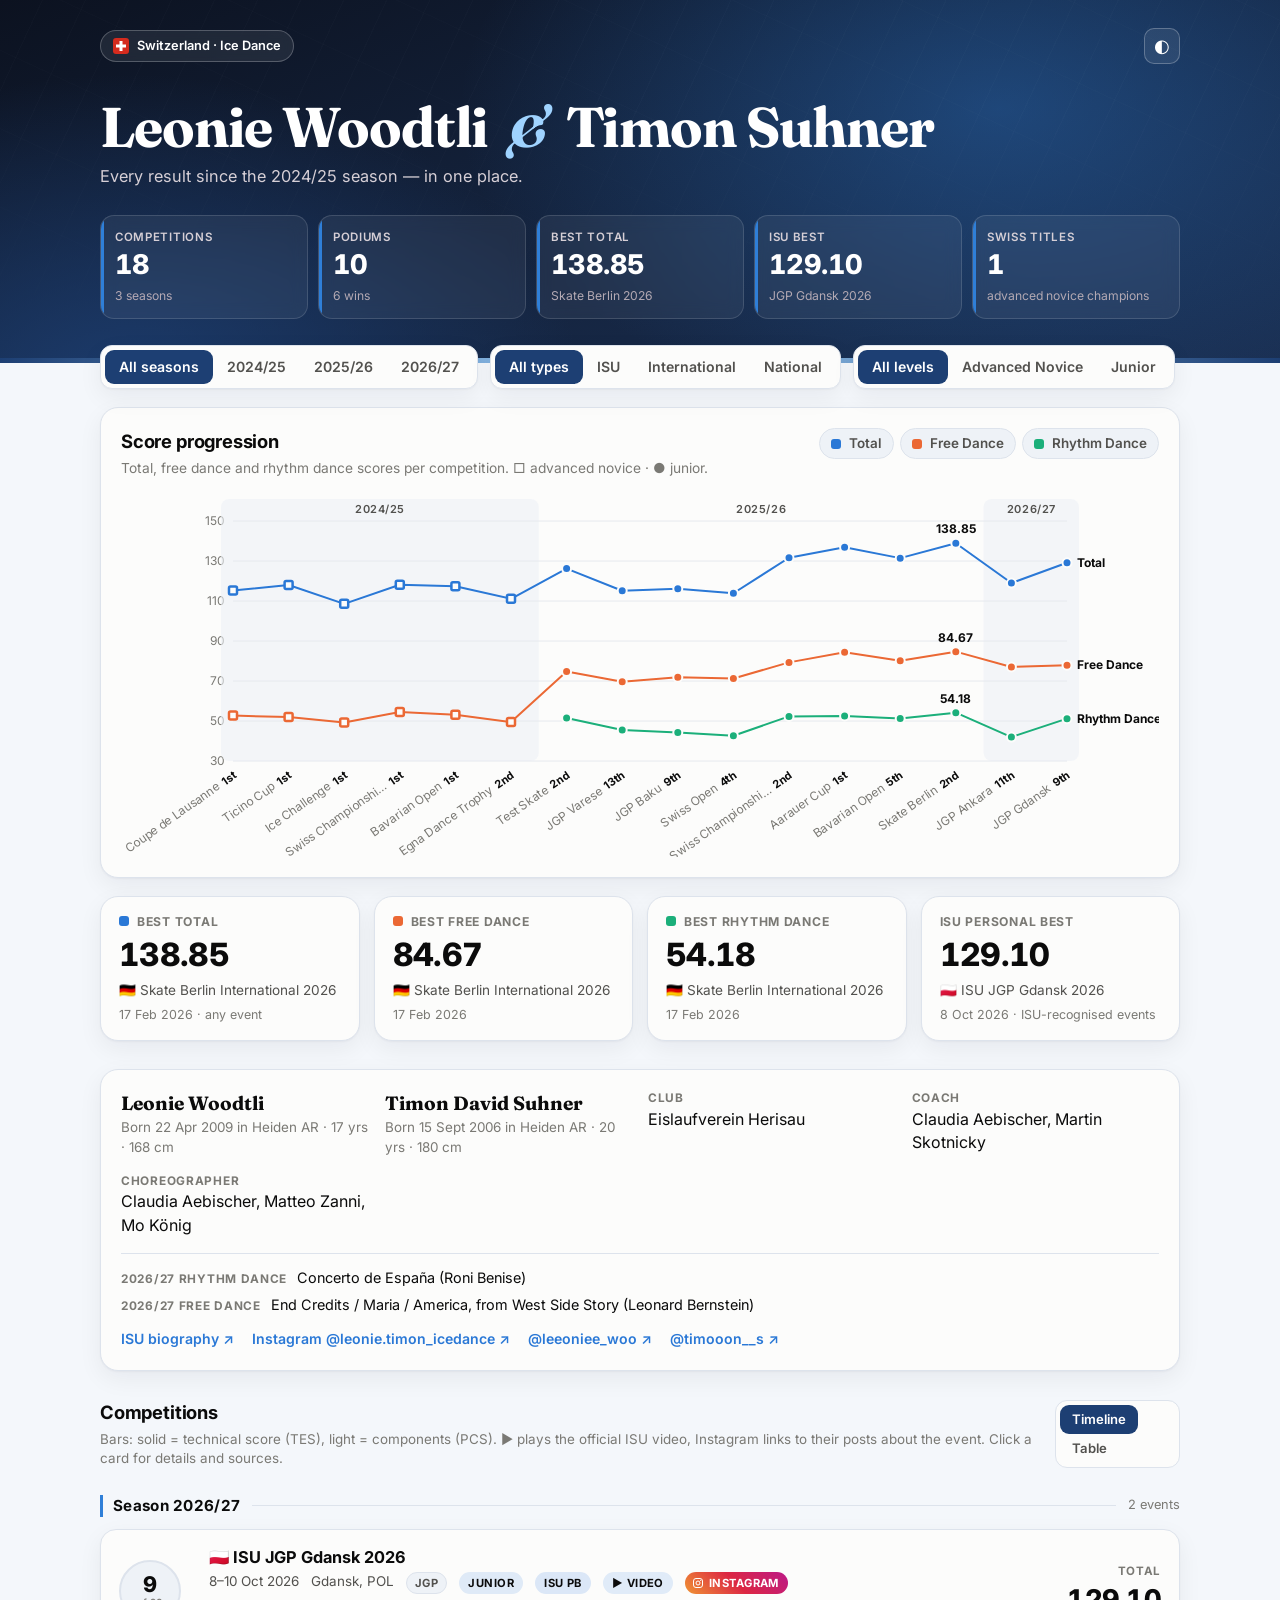
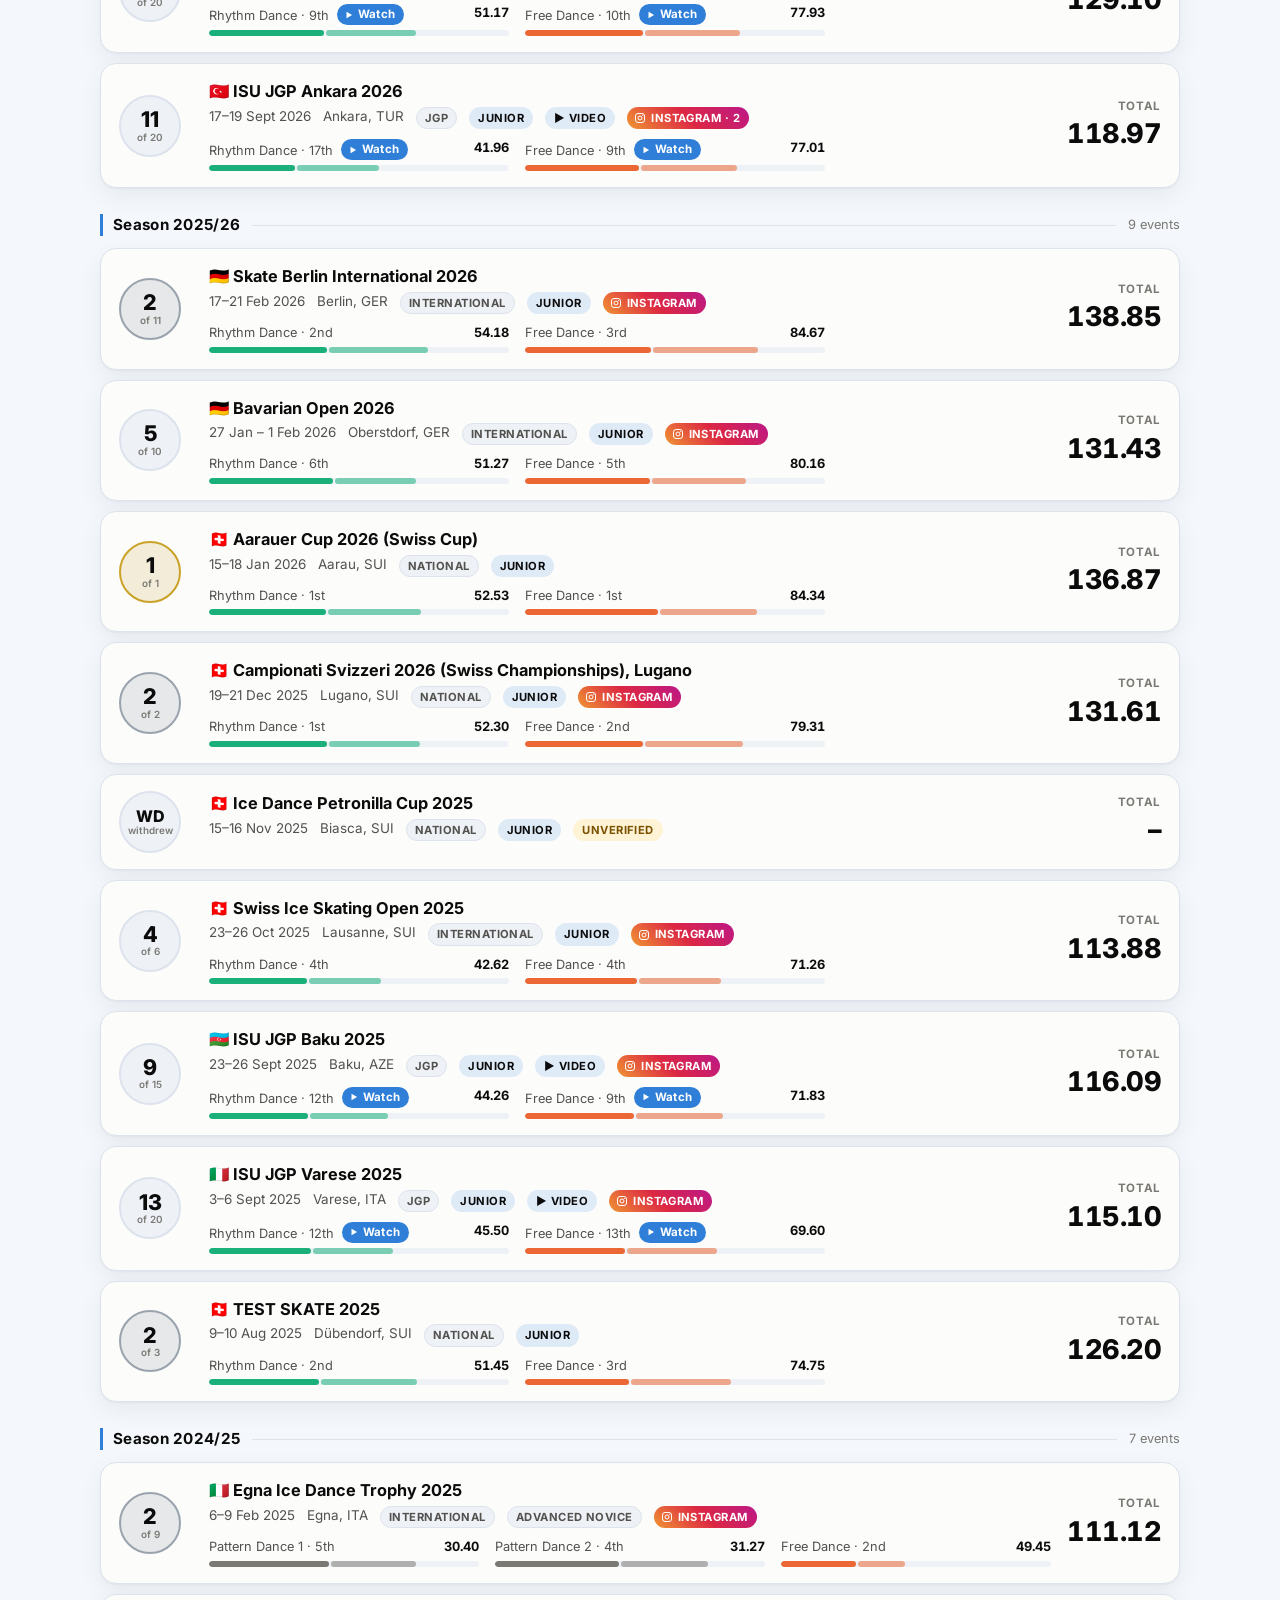
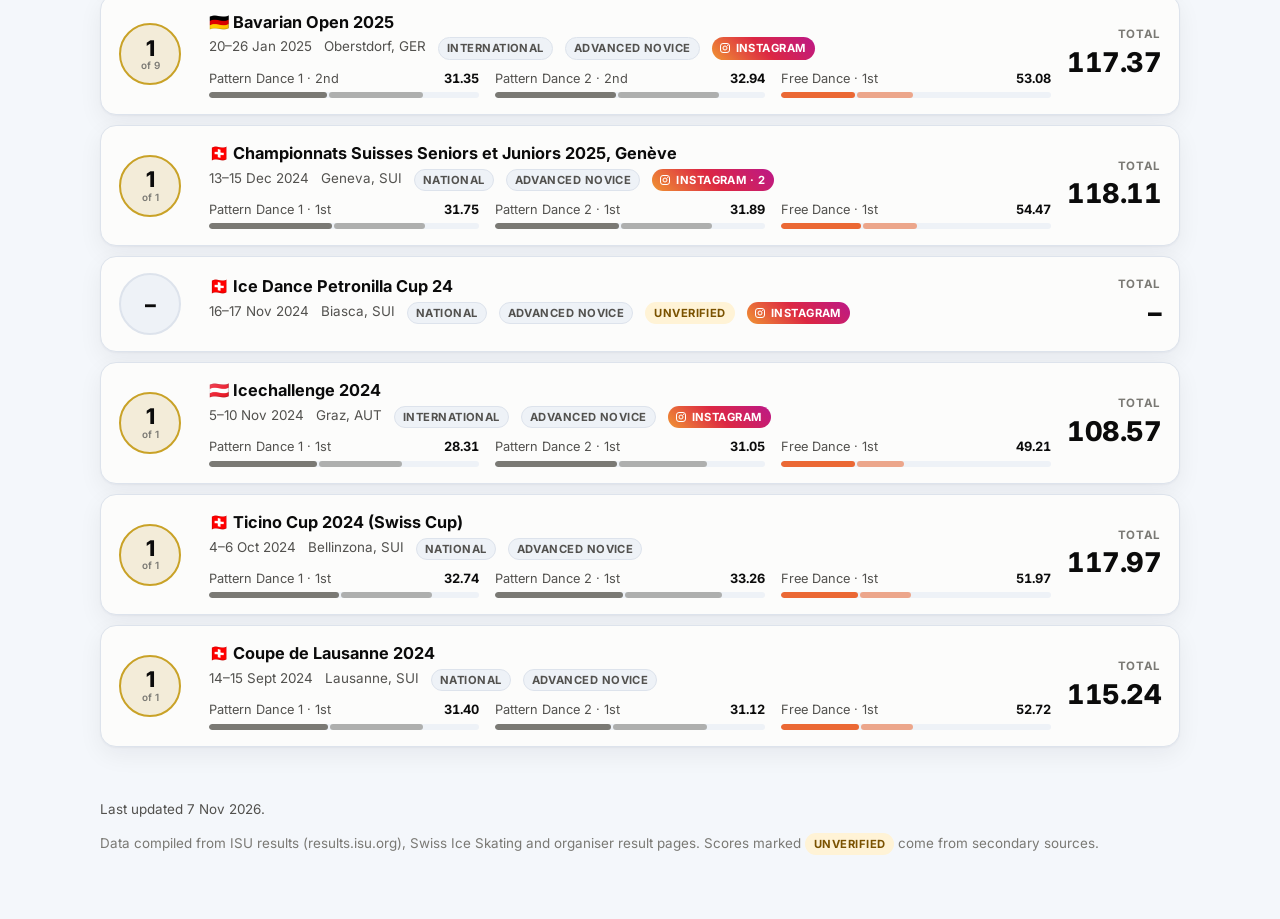
<file: index.html>
<!-- Generated by build.py from template.html — edit the template, not this file. -->
<!doctype html>
<html lang="en" data-team="ws">
<head>
  <meta charset="utf-8" />
  <meta name="viewport" content="width=device-width, initial-scale=1" />
  <title>Woodtli / Suhner · Ice Dance Results</title>
  <link rel="preconnect" href="https://fonts.googleapis.com" />
  <link href="https://fonts.googleapis.com/css2?family=Inter:wght@400;500;600;700;800&family=Fraunces:opsz,wght@9..144,600;9..144,700&display=swap" rel="stylesheet" />
  <link rel="stylesheet" href="styles.css?v=ffb09e9a" />
</head>
<body>
  <header class="hero">
    <div class="hero-ice" aria-hidden="true"></div>
    <div class="wrap hero-inner no-photo">
      <div class="hero-text">
        <div class="hero-top">
          <span class="badge"><span class="flag-sui" aria-hidden="true"></span> Switzerland · Ice Dance</span>
          
          <button id="themeToggle" class="icon-btn" aria-label="Toggle dark mode" title="Toggle dark mode">◐</button>
        </div>
        <h1>
          <span>Leonie Woodtli</span>
          <span class="amp">&amp;</span>
          <span>Timon Suhner</span>
        </h1>
        <p class="sub" id="heroSub">Every result since the 2024/25 season — in one place.</p>
        <div class="stats" id="stats"></div>
      </div>
    </div>
  </header>

  <main class="wrap">
    <section class="controls" aria-label="Filters">
      <div class="seg" id="seasonFilter" role="tablist" aria-label="Season"></div>
      <div class="seg" id="typeFilter" role="tablist" aria-label="Competition type"></div>
      <div class="seg" id="levelFilter" role="tablist" aria-label="Level" hidden></div>
    </section>

    <section class="card chart-card">
      <div class="card-head">
        <div>
          <h2>Score progression</h2>
          <p class="muted" id="chartCaption">Total, free dance and rhythm dance scores per competition</p>
        </div>
        <div class="legend" id="legend"></div>
      </div>
      <div class="chart" id="chart"></div>
    </section>

    <section class="bests" id="bests"></section>
    <section id="profile"></section>

    <section>
      <div class="section-head">
        <div><h2>Competitions</h2><p class="muted" style="margin:4px 0 0;font-size:.84rem">Bars: solid = technical score (TES), light = components (PCS). ▶ plays the official ISU video, Instagram links to their posts about the event. Click a card for details and sources.</p></div>
        <div class="seg small" id="viewToggle">
          <button class="on" data-view="cards">Timeline</button>
          <button data-view="table">Table</button>
        </div>
      </div>
      <div id="list"></div>
    </section>

    <footer class="foot">
      <p id="updated"></p>
      <p class="muted">Data compiled from ISU results (results.isu.org), Swiss Ice Skating and organiser result pages. Scores marked <span class="pill warn">unverified</span> come from secondary sources.</p>
    </footer>
  </main>

  <div id="videoModal" class="modal" role="dialog" aria-modal="true" aria-labelledby="videoTitle" hidden>
    <div class="modal-box">
      <div class="modal-head">
        <h3 id="videoTitle"></h3>
        <button id="videoClose" class="modal-x" aria-label="Close video">✕</button>
      </div>
      <div class="modal-frame" id="videoFrame"></div>
      <div class="modal-foot"><span class="muted">Official ISU video · Skating ISU on YouTube</span><a id="videoLink" target="_blank" rel="noopener">Open on YouTube ↗</a></div>
    </div>
  </div>

  <div id="tooltip" class="tooltip" role="status" hidden></div>
  <script src="data/results.js?v=ffb09e9a"></script>
  <script src="app.js?v=ffb09e9a"></script>
</body>
</html>
</file>
<file: styles.css>
:root {
  color-scheme: light;
  --bg: #f4f7fb;
  --surface-1: #fcfcfb;
  --surface-2: #eef2f7;
  --border: #dde3ec;
  --text-primary: #0b0b0b;
  --text-secondary: #52514e;
  --text-muted: #7a7974;
  --grid: #e6e9ee;
  --accent: #d52b1e;           /* Swiss red */
  --crimson: #b8193a;          /* costume red */
  --plum: #4a1838;             /* costume sash */
  --silver-trim: #d9dde3;      /* costume rhinestone trim */
  --series-1: #2a78d6;         /* total */
  --series-2: #eb6834;         /* free dance */
  --series-3: #1baf7a;         /* rhythm dance */
  --gold: #c9a227; --silver: #9aa3ad; --bronze: #b0753f;
  --warn-bg: #fff3d6; --warn-fg: #7a5200;
  --shadow: 0 1px 2px rgba(16,24,40,.04), 0 8px 24px rgba(16,24,40,.06);
}
@media (prefers-color-scheme: dark) {
  :root:where(:not([data-theme="light"])) {
    color-scheme: dark;
    --bg: #0f1216; --surface-1: #1a1a19; --surface-2: #23252a; --border: #2e3138;
    --text-primary: #f0efec; --text-secondary: #c3c2b7; --text-muted: #8f8e86; --grid: #2b2d31;
    --series-1: #3987e5; --series-2: #d95926; --series-3: #199e70;
    --warn-bg: #3a2e10; --warn-fg: #f2cf7a;
    --shadow: 0 1px 2px rgba(0,0,0,.3), 0 8px 24px rgba(0,0,0,.25);
  }
}
:root[data-theme="dark"] {
  color-scheme: dark;
  --bg: #0f1216; --surface-1: #1a1a19; --surface-2: #23252a; --border: #2e3138;
  --text-primary: #f0efec; --text-secondary: #c3c2b7; --text-muted: #8f8e86; --grid: #2b2d31;
  --series-1: #3987e5; --series-2: #d95926; --series-3: #199e70;
  --warn-bg: #3a2e10; --warn-fg: #f2cf7a;
  --shadow: 0 1px 2px rgba(0,0,0,.3), 0 8px 24px rgba(0,0,0,.25);
}

* { box-sizing: border-box; }
html, body { margin: 0; }
body {
  font-family: Inter, system-ui, -apple-system, "Segoe UI", sans-serif;
  background: var(--bg); color: var(--text-primary);
  -webkit-font-smoothing: antialiased; line-height: 1.45;
}
.wrap { max-width: 1120px; margin: 0 auto; padding: 0 20px; }
.muted { color: var(--text-muted); }
h2 { font-size: 1.15rem; margin: 0; letter-spacing: -.01em; }
a { color: var(--series-1); }

/* Hero (base theme) */
.hero {
  position: relative; overflow: hidden; color: #fff;
  background:
    radial-gradient(900px 520px at 78% 30%, rgba(184,25,58,.38) 0%, transparent 60%),
    radial-gradient(700px 500px at 10% 110%, rgba(74,24,56,.9) 0%, transparent 65%),
    linear-gradient(160deg, #121113 0%, #1d1a1e 45%, #2a1426 100%);
  padding: 28px 0 44px;
}
.hero::after { /* crimson sash line, like the costume belts */
  content: ""; position: absolute; left: 0; right: 0; bottom: 0; height: 5px;
  background: linear-gradient(90deg, var(--plum), var(--crimson) 40%, var(--crimson) 60%, var(--plum));
}
.hero-ice {
  position: absolute; inset: 0; opacity: .3; pointer-events: none;
  background:
    repeating-linear-gradient(115deg, transparent 0 38px, rgba(255,255,255,.05) 38px 39px),
    repeating-linear-gradient(25deg, transparent 0 70px, rgba(255,255,255,.04) 70px 71px);
  mask-image: linear-gradient(to bottom, #000 30%, transparent);
}
.hero-inner { position: relative; display: grid; grid-template-columns: minmax(0, 1fr) 310px; gap: 40px; align-items: center; }
.hero-top { display: flex; justify-content: space-between; align-items: center; }
.badge {
  display: inline-flex; align-items: center; gap: 8px; font-size: .8rem; font-weight: 600;
  padding: 6px 12px; border-radius: 999px; background: rgba(255,255,255,.08);
  border: 1px solid rgba(217,221,227,.28); backdrop-filter: blur(6px);
}
.flag-sui { width: 16px; height: 16px; border-radius: 3px; background: var(--accent); position: relative; display: inline-block; }
.flag-sui::before, .flag-sui::after { content: ""; position: absolute; background: #fff; left: 50%; top: 50%; transform: translate(-50%,-50%); }
.flag-sui::before { width: 10px; height: 3px; } .flag-sui::after { width: 3px; height: 10px; }
.icon-btn {
  border: 1px solid rgba(255,255,255,.25); background: rgba(255,255,255,.08); color: #fff;
  width: 36px; height: 36px; border-radius: 10px; font-size: 1.1rem; cursor: pointer;
}
.hero h1 {
  font-family: Fraunces, Georgia, serif; font-weight: 700; letter-spacing: -.02em;
  font-size: clamp(2rem, 5vw, 3.5rem); line-height: 1.02; margin: 34px 0 10px;
  display: flex; flex-wrap: wrap; gap: 0 .35em; align-items: baseline;
}
.hero h1 .amp { color: #ef6b84; font-style: italic; }
.sub { margin: 0 0 26px; color: #d6cfd6; font-size: 1.02rem; }
.stats { display: grid; grid-template-columns: repeat(auto-fit, minmax(128px, 1fr)); gap: 10px; }
.stat {
  background: rgba(255,255,255,.06); border: 1px solid rgba(217,221,227,.16);
  border-radius: 14px; padding: 13px 14px; backdrop-filter: blur(8px); position: relative; overflow: hidden;
}
.stat::before { content: ""; position: absolute; left: 0; top: 0; bottom: 0; width: 3px; background: var(--crimson); }
.stat .v { font-size: 1.7rem; font-weight: 800; letter-spacing: -.02em; font-variant-numeric: tabular-nums; }
.stat .l { font-size: .72rem; color: #d6cfd6; text-transform: uppercase; letter-spacing: .06em; font-weight: 600; }
.stat .s { font-size: .76rem; color: #b3a9b3; margin-top: 2px; white-space: nowrap; overflow: hidden; text-overflow: ellipsis; }
.hero-photo { margin: 0; position: relative; align-self: stretch; }
.hero-photo img {
  display: block; width: 100%; height: 100%; max-height: 470px; object-fit: cover; object-position: 50% 18%;
  border-radius: 22px; border: 1px solid rgba(217,221,227,.25);
  box-shadow: 0 24px 60px rgba(0,0,0,.45), 0 0 0 6px rgba(184,25,58,.18);
}
.hero-photo figcaption {
  position: absolute; left: 12px; bottom: 12px; font-size: .74rem; font-weight: 600; padding: 5px 10px; border-radius: 999px;
  background: rgba(18,17,19,.7); border: 1px solid rgba(217,221,227,.2); backdrop-filter: blur(6px);
}
@media (max-width: 900px) {
  .hero-inner { grid-template-columns: minmax(0, 1fr); }
  .hero-photo { order: -1; margin-top: 10px; }
  .hero-photo img { max-height: 380px; }
  .hero-text { order: 0; }
}

/* Controls */
.controls { display: flex; flex-wrap: wrap; gap: 12px; margin: -18px 0 18px; position: relative; z-index: 2; }
.seg {
  display: inline-flex; background: var(--surface-1); border: 1px solid var(--border); border-radius: 12px;
  padding: 4px; box-shadow: var(--shadow); flex-wrap: wrap;
}
.seg button {
  border: 0; background: transparent; color: var(--text-secondary); font: inherit; font-size: .88rem; font-weight: 600;
  padding: 7px 14px; border-radius: 9px; cursor: pointer;
}
.seg button.on { background: var(--plum); color: #fff; }
:root[data-theme="dark"] .seg button.on { background: var(--crimson); }
@media (prefers-color-scheme: dark) { :root:where(:not([data-theme="light"])) .seg button.on { background: var(--crimson); } }
.seg button:hover:not(.on) { background: var(--surface-2); }
.seg.small { box-shadow: none; }
.seg.small button { padding: 5px 12px; font-size: .82rem; }

/* Cards */
.card { background: var(--surface-1); border: 1px solid var(--border); border-radius: 18px; box-shadow: var(--shadow); padding: 20px; }
.card-head { display: flex; justify-content: space-between; gap: 16px; flex-wrap: wrap; align-items: flex-start; margin-bottom: 8px; }
.card-head p { margin: 4px 0 0; font-size: .86rem; }
.legend { display: flex; gap: 6px; flex-wrap: wrap; }
.legend button {
  display: inline-flex; align-items: center; gap: 8px; font: inherit; font-size: .84rem; font-weight: 600;
  color: var(--text-secondary); background: var(--surface-2); border: 1px solid var(--border);
  padding: 5px 11px; border-radius: 999px; cursor: pointer;
}
.legend button.off { opacity: .45; }
.legend .sw { width: 10px; height: 10px; border-radius: 3px; }
.chart { position: relative; width: 100%; }
.chart svg { display: block; width: 100%; height: auto; overflow: visible; }
.chart text { fill: var(--text-muted); font-size: 12px; font-family: inherit; }
.chart .lbl { fill: var(--text-primary); font-weight: 700; font-size: 12px; }
.chart .grid { stroke: var(--grid); stroke-width: 1; }
.chart .season-band { fill: var(--surface-2); opacity: .6; }
.chart .season-lbl { fill: var(--text-secondary); font-weight: 600; font-size: 11px; letter-spacing: .05em; text-transform: uppercase; }
.chart .cross { stroke: var(--text-muted); stroke-width: 1; stroke-dasharray: 3 3; }
.empty { padding: 40px; text-align: center; color: var(--text-muted); }

/* Personal bests */
.bests { display: grid; grid-template-columns: repeat(auto-fit, minmax(230px, 1fr)); gap: 14px; margin: 18px 0 28px; }
.best { padding: 16px 18px; }
.best .k { font-size: .76rem; font-weight: 700; color: var(--text-muted); text-transform: uppercase; letter-spacing: .06em; display: flex; align-items: center; gap: 8px; }
.best .k .sw { width: 10px; height: 10px; border-radius: 3px; }
.best .v { font-size: 2rem; font-weight: 800; letter-spacing: -.02em; font-variant-numeric: tabular-nums; margin: 2px 0; }
.best .w { font-size: .85rem; color: var(--text-secondary); }
.best .i { font-size: .78rem; color: var(--text-muted); margin-top: 6px; }

.section-head { display: flex; justify-content: space-between; align-items: center; margin-bottom: 14px; gap: 12px; }

/* Timeline */
.season-h { display: flex; align-items: center; gap: 12px; margin: 26px 0 12px; }
.season-h h3 { margin: 0; font-size: .95rem; letter-spacing: .02em; padding-left: 10px; border-left: 3px solid var(--crimson); }
.season-h .line { flex: 1; height: 1px; background: var(--border); }
.season-h .cnt { font-size: .8rem; color: var(--text-muted); }
.comp {
  display: grid; grid-template-columns: 74px 1fr auto; gap: 16px; align-items: center;
  background: var(--surface-1); border: 1px solid var(--border); border-radius: 16px; padding: 16px 18px;
  margin-bottom: 10px; box-shadow: var(--shadow); cursor: pointer; transition: transform .12s ease, border-color .12s;
}
.comp:hover { transform: translateY(-1px); border-color: color-mix(in oklab, var(--series-1) 45%, var(--border)); }
.place {
  width: 62px; height: 62px; border-radius: 50%; display: grid; place-items: center; text-align: center;
  background: var(--surface-2); border: 2px solid var(--border); font-weight: 800; font-size: 1.35rem; line-height: 1;
}
.place small { display: block; font-size: .62rem; font-weight: 600; color: var(--text-muted); margin-top: 2px; }
.place.p1 { border-color: var(--gold);   background: color-mix(in oklab, var(--gold) 18%, var(--surface-1)); }
.place.p2 { border-color: var(--silver); background: color-mix(in oklab, var(--silver) 22%, var(--surface-1)); }
.place.p3 { border-color: var(--bronze); background: color-mix(in oklab, var(--bronze) 18%, var(--surface-1)); }
.comp .title { font-weight: 700; font-size: 1.02rem; }
.comp .meta { font-size: .84rem; color: var(--text-secondary); display: flex; flex-wrap: wrap; gap: 4px 12px; margin-top: 3px; }
.pill { display: inline-block; font-size: .7rem; font-weight: 700; padding: 2px 8px; border-radius: 999px; background: var(--surface-2); color: var(--text-secondary); border: 1px solid var(--border); text-transform: uppercase; letter-spacing: .04em; }
.pill.warn { background: var(--warn-bg); color: var(--warn-fg); border-color: transparent; }
.pill.pb { background: color-mix(in oklab, var(--series-1) 16%, var(--surface-1)); color: var(--text-primary); border-color: transparent; }
.segs { display: flex; gap: 16px; margin-top: 10px; flex-wrap: wrap; }
.segbar { min-width: 180px; flex: 1; max-width: 300px; }
.segbar .top { display: flex; justify-content: space-between; font-size: .8rem; color: var(--text-secondary); }
.segbar .top b { color: var(--text-primary); font-variant-numeric: tabular-nums; }
.segbar .track { height: 6px; border-radius: 4px; background: var(--surface-2); margin-top: 4px; overflow: hidden; display: flex; gap: 2px; }
.segbar .track i { display: block; height: 100%; border-radius: 4px; }
.total { text-align: right; }
.total .v { font-size: 1.7rem; font-weight: 800; letter-spacing: -.02em; font-variant-numeric: tabular-nums; }
.total .l { font-size: .72rem; color: var(--text-muted); text-transform: uppercase; letter-spacing: .06em; font-weight: 700; }
.details { grid-column: 1 / -1; border-top: 1px dashed var(--border); padding-top: 12px; font-size: .86rem; color: var(--text-secondary); display: none; }
.comp.open .details { display: block; }
.details table { border-collapse: collapse; margin-bottom: 8px; }
.details td, .details th { padding: 4px 14px 4px 0; text-align: left; font-variant-numeric: tabular-nums; }
.details th { color: var(--text-muted); font-weight: 600; font-size: .76rem; text-transform: uppercase; letter-spacing: .04em; }
.details .src a { margin-right: 10px; word-break: break-all; }

/* Table */
.tbl-wrap { overflow-x: auto; }
table.res { width: 100%; border-collapse: collapse; font-size: .9rem; background: var(--surface-1); border-radius: 14px; overflow: hidden; }
table.res th, table.res td { padding: 10px 12px; border-bottom: 1px solid var(--border); text-align: left; white-space: nowrap; font-variant-numeric: tabular-nums; }
table.res th { font-size: .74rem; text-transform: uppercase; letter-spacing: .05em; color: var(--text-muted); background: var(--surface-2); cursor: pointer; user-select: none; }
table.res td.n, table.res th.n { text-align: right; }
table.res tr:hover td { background: var(--surface-2); }

.tooltip {
  position: fixed; z-index: 50; pointer-events: none; background: var(--surface-1); color: var(--text-primary);
  border: 1px solid var(--border); border-radius: 12px; padding: 10px 12px; box-shadow: var(--shadow); font-size: .84rem; min-width: 190px;
}
.tooltip .t { font-weight: 700; margin-bottom: 2px; }
.tooltip .d { color: var(--text-muted); font-size: .78rem; margin-bottom: 6px; }
.tooltip .r { display: flex; justify-content: space-between; gap: 14px; align-items: center; }
.tooltip .r span { display: inline-flex; align-items: center; gap: 6px; color: var(--text-secondary); }
.tooltip .r b { font-variant-numeric: tabular-nums; }
.tooltip .sw { width: 9px; height: 9px; border-radius: 3px; display: inline-block; }

.foot { padding: 30px 0 50px; font-size: .84rem; color: var(--text-secondary); }

@media (max-width: 640px) {
  .comp { grid-template-columns: 56px 1fr; }
  .place { width: 50px; height: 50px; font-size: 1.1rem; }
  .total { grid-column: 2; text-align: left; }
}

/* Profile */
#profile { margin-bottom: 28px; }
.profile .pf-grid { display: grid; grid-template-columns: repeat(auto-fit, minmax(220px, 1fr)); gap: 16px; }
.profile .nm { font-family: Fraunces, Georgia, serif; font-weight: 700; font-size: 1.2rem; }
.profile .muted { font-size: .84rem; }
.profile .k { font-size: .74rem; font-weight: 700; color: var(--text-muted); text-transform: uppercase; letter-spacing: .06em; margin-right: 6px; }
.profile .music { margin-top: 16px; padding-top: 14px; border-top: 1px solid var(--border); display: grid; gap: 6px; font-size: .9rem; }
.profile .links { margin-top: 14px; display: flex; gap: 18px; flex-wrap: wrap; font-size: .88rem; font-weight: 600; }
.profile .links a { text-decoration: none; }

/* Video */
.play {
  display: inline-flex; align-items: center; gap: 4px; margin-left: 8px; vertical-align: 1px;
  font: inherit; font-size: .72rem; font-weight: 700; letter-spacing: .02em; cursor: pointer;
  color: #fff; background: var(--crimson); border: 0; border-radius: 999px; padding: 2px 9px 2px 7px;
}
.play svg { width: 10px; height: 10px; }
.play:hover { background: color-mix(in oklab, var(--crimson) 82%, #000); }
.play:focus-visible, .modal-x:focus-visible { outline: 2px solid var(--series-1); outline-offset: 2px; }
.play.mini { margin: 0 6px 0 0; }
.pill.vid { background: color-mix(in oklab, var(--crimson) 14%, var(--surface-1)); color: var(--text-primary); border-color: transparent; }
.modal { position: fixed; inset: 0; z-index: 100; background: rgba(10,8,10,.78); backdrop-filter: blur(6px); display: grid; place-items: center; padding: 20px; }
.modal[hidden] { display: none; }
.modal-box { width: min(960px, 100%); background: #151315; color: #f0efec; border-radius: 18px; overflow: hidden; border: 1px solid rgba(217,221,227,.18); box-shadow: 0 30px 80px rgba(0,0,0,.5); }
.modal-head { display: flex; justify-content: space-between; align-items: center; gap: 12px; padding: 14px 18px; border-bottom: 3px solid var(--crimson); }
.modal-head h3 { margin: 0; font-size: 1rem; }
.modal-x { background: rgba(255,255,255,.08); color: #fff; border: 1px solid rgba(255,255,255,.2); width: 34px; height: 34px; border-radius: 10px; cursor: pointer; flex: none; }
.modal-frame { aspect-ratio: 16 / 9; background: #000; }
.modal-frame iframe { width: 100%; height: 100%; border: 0; display: block; }
.modal-foot { display: flex; justify-content: space-between; gap: 12px; padding: 12px 18px; font-size: .84rem; flex-wrap: wrap; }
.modal-foot a { color: #ef6b84; font-weight: 600; text-decoration: none; }

/* Instagram */
.ig {
  display: inline-flex; align-items: center; gap: 5px; font-size: .7rem; font-weight: 700; letter-spacing: .04em; text-transform: uppercase;
  padding: 2px 9px 2px 7px; border-radius: 999px; color: #fff; text-decoration: none;
  background: linear-gradient(45deg, #f09433, #dc2743 50%, #bc1888);
}
.ig svg { width: 12px; height: 12px; }
.ig.mini { padding: 3px 6px; vertical-align: middle; }
.ig:hover { filter: brightness(1.08); }
.iglist { margin: 6px 0 12px; display: grid; gap: 8px; max-width: 720px; }
.iglist .k { font-size: .74rem; font-weight: 700; color: var(--text-muted); text-transform: uppercase; letter-spacing: .06em; }
.igpost {
  display: grid; grid-template-columns: 30px 1fr auto; gap: 10px; align-items: start; text-decoration: none; color: var(--text-secondary);
  background: var(--surface-2); border: 1px solid var(--border); border-radius: 12px; padding: 10px 12px; font-size: .84rem;
}
.igpost b { color: var(--text-primary); }
.igpost:hover { border-color: #dc2743; }
.igav { width: 30px; height: 30px; border-radius: 9px; display: grid; place-items: center; color: #fff; background: linear-gradient(45deg, #f09433, #dc2743 50%, #bc1888); }
.igav svg { width: 16px; height: 16px; }
.igpost .go { color: var(--text-muted); }

/* Truncated text: show full text on hover */
[data-full] { cursor: default; }
.chart text.cut { cursor: help; }

/* Couple switcher */
.hero-top { gap: 12px; flex-wrap: wrap; }
.teams { display: inline-flex; gap: 4px; margin-left: auto; padding: 3px; border-radius: 999px; background: rgba(255,255,255,.06); border: 1px solid rgba(217,221,227,.18); }
.teams a { color: #d6cfd6; text-decoration: none; font-size: .8rem; font-weight: 600; padding: 5px 12px; border-radius: 999px; }
.teams a:hover { color: #fff; background: rgba(255,255,255,.08); }
.teams a[aria-current="page"] { color: #fff; background: var(--crimson); }

/* Theme: ice blue */
:root[data-team="ws"] { --crimson: #2f7fd8; --plum: #1d3f73; --amp: #9fd3ff; }
[data-team="ws"] .hero {
  background:
    radial-gradient(900px 520px at 78% 30%, rgba(47,127,216,.38) 0%, transparent 60%),
    radial-gradient(700px 500px at 10% 110%, rgba(29,63,115,.9) 0%, transparent 65%),
    linear-gradient(160deg, #0c1220 0%, #13213a 45%, #1a2f52 100%);
}
[data-team="ws"] .hero::after { background: linear-gradient(90deg, #1d3f73, #9fd3ff 50%, #1d3f73); }
[data-team="ws"] .hero h1 .amp { color: var(--amp); }

/* Level + RD-only */
.seg[hidden] { display: none; }
.pill.lvl-senior { background: color-mix(in oklab, var(--crimson) 16%, var(--surface-1)); color: var(--text-primary); border-color: transparent; }
.pill.lvl-junior { background: color-mix(in oklab, var(--series-1) 14%, var(--surface-1)); color: var(--text-primary); border-color: transparent; }
.total .rdonly { font-size: .72rem; color: var(--text-muted); margin-top: 2px; }


/* ---------- Phones ---------- */
.chart-scroll { max-width: 100%; overflow-x: auto; -webkit-overflow-scrolling: touch; overscroll-behavior-x: contain; }
.swipe-hint { margin: 6px 0 0; font-size: .76rem; color: var(--text-muted); text-align: center; }
@media (max-width: 640px) {
  .wrap { padding: 0 14px; }
  .hero { padding: 14px 0 26px; }
  .hero-inner { gap: 14px; }
  .hero-photo { margin-top: 0; }
  .hero-photo img { max-height: 260px; aspect-ratio: 4 / 3; object-position: 50% 12%; border-radius: 18px; }
  .hero-photo figcaption { font-size: .7rem; left: 10px; bottom: 10px; }
  .hero h1 { font-size: 2.05rem; margin: 18px 0 6px; }
  .sub { font-size: .92rem; margin-bottom: 16px; }
  .badge { font-size: .74rem; padding: 5px 10px; }
  .teams { margin-left: 0; order: 3; width: 100%; justify-content: center; }
  /* stats: one swipeable row of compact cards */
  .stats { display: flex; overflow-x: auto; gap: 8px; scroll-snap-type: x mandatory; scroll-padding: 0 14px; margin: 0 -14px; padding: 0 14px 4px; scrollbar-width: none; }
  .stats::-webkit-scrollbar { display: none; }
  .stat { flex: 0 0 auto; min-width: 128px; scroll-snap-align: start; padding: 10px 12px; }
  .stat .v { font-size: 1.4rem; }
  .stat .l { font-size: .66rem; }
  .stat .s { max-width: 150px; }
  /* filters: each one a single swipeable row */
  .controls { margin: -14px 0 14px; gap: 8px; flex-direction: column; }
  .seg { flex-wrap: nowrap; overflow-x: auto; max-width: 100%; scrollbar-width: none; align-self: flex-start; }
  .seg::-webkit-scrollbar { display: none; }
  .seg button { padding: 6px 11px; font-size: .82rem; white-space: nowrap; flex: none; }
  .card { padding: 14px; border-radius: 14px; }
  .card-head { margin-bottom: 4px; }
  .legend button { font-size: .78rem; padding: 4px 9px; }
  .bests { grid-template-columns: 1fr 1fr; gap: 10px; margin: 14px 0 20px; }
  .best { padding: 12px; }
  .best .v { font-size: 1.4rem; }
  .best .k { font-size: .66rem; }
  .best .w { font-size: .78rem; }
  .best .i { font-size: .72rem; }
  .profile .pf-grid { grid-template-columns: 1fr 1fr; gap: 12px; }
  .profile .nm { font-size: 1.05rem; }
  .section-head { flex-direction: column; align-items: flex-start; }
  /* competition cards: compact header row with place, title and total */
  .comp { grid-template-columns: 44px 1fr auto; gap: 10px 12px; padding: 12px; align-items: start; }
  .place { width: 44px; height: 44px; font-size: 1rem; border-width: 2px; }
  .place small { font-size: .55rem; }
  .comp .title { font-size: .94rem; line-height: 1.3; }
  .comp .meta { font-size: .76rem; gap: 4px 8px; }
  .total { grid-column: auto; text-align: right; }
  .total .v { font-size: 1.2rem; }
  .total .l { font-size: .6rem; }
  .total .rdonly { display: none; }
  .segs { grid-column: 1 / -1; }
  .comp > div:nth-child(2) { display: contents; }
  .comp > div:nth-child(2) > .title, .comp > div:nth-child(2) > .meta { grid-column: 2; }
  .comp > div:nth-child(2) > .title { grid-row: 1; }
  .comp > div:nth-child(2) > .meta { grid-row: 2; margin-top: 0; }
  .comp .total { grid-column: 3; grid-row: 1 / 3; }
  .comp .place { grid-row: 1 / 3; }
  .place small { white-space: nowrap; }
  .comp .segs { grid-row: 3; grid-column: 1 / -1; margin-top: 2px; gap: 10px; }
  .segbar { min-width: 0; max-width: none; flex: 1 1 40%; }
  .segbar .top { font-size: .74rem; }
  .details { grid-row: 4; overflow-x: auto; }
  .details table { font-size: .8rem; }
  .igpost { grid-template-columns: 26px 1fr; font-size: .8rem; }
  .igpost .go { display: none; }
  table.res { font-size: .8rem; }
  table.res th, table.res td { padding: 8px; }
  .modal { padding: 10px; }
  .modal-head h3 { font-size: .9rem; }
  .tooltip { max-width: calc(100vw - 16px); }
}

.chart-scroll svg[width] { width: auto; max-width: none; }
.chart .yaxis { position: absolute; left: 0; top: 0; pointer-events: none; background: linear-gradient(to right, var(--surface-1) 75%, transparent); }

/* No photo: single-column header */
.hero-inner.no-photo { grid-template-columns: minmax(0, 1fr); }
</file>
